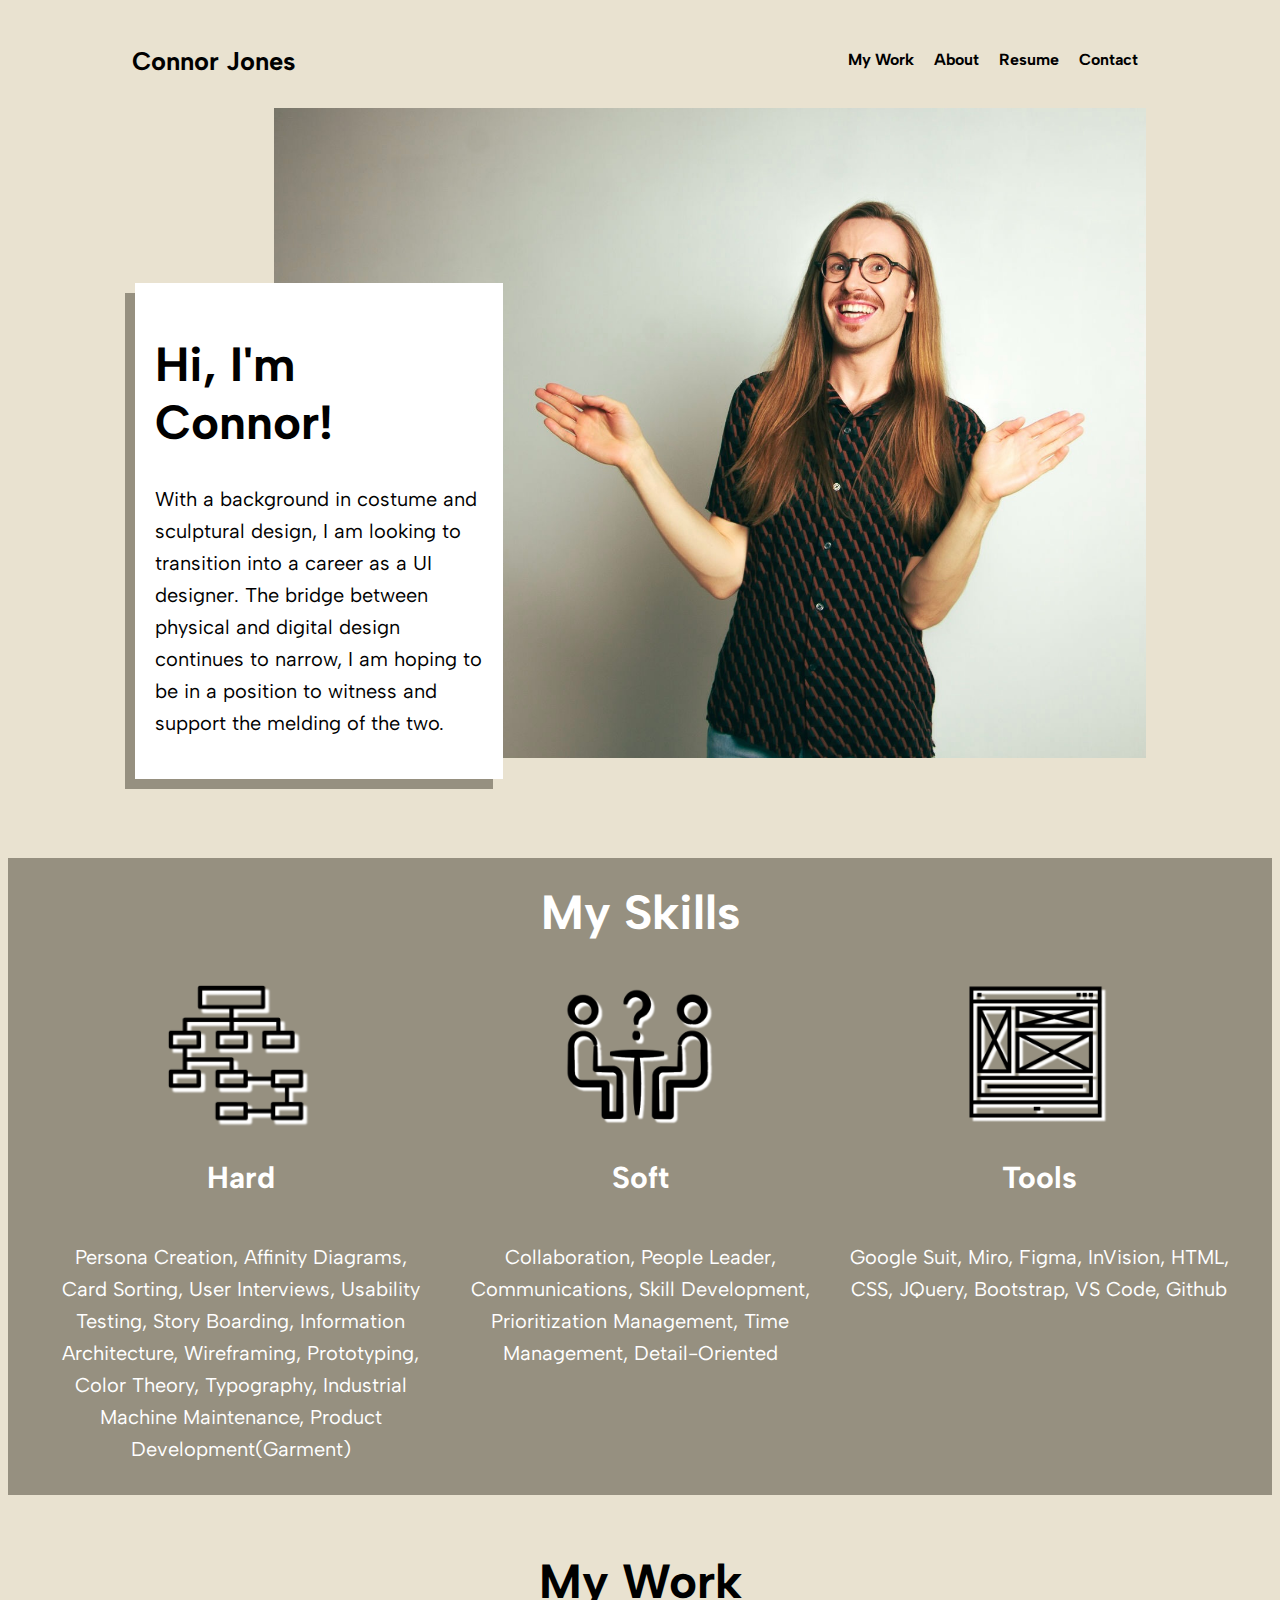
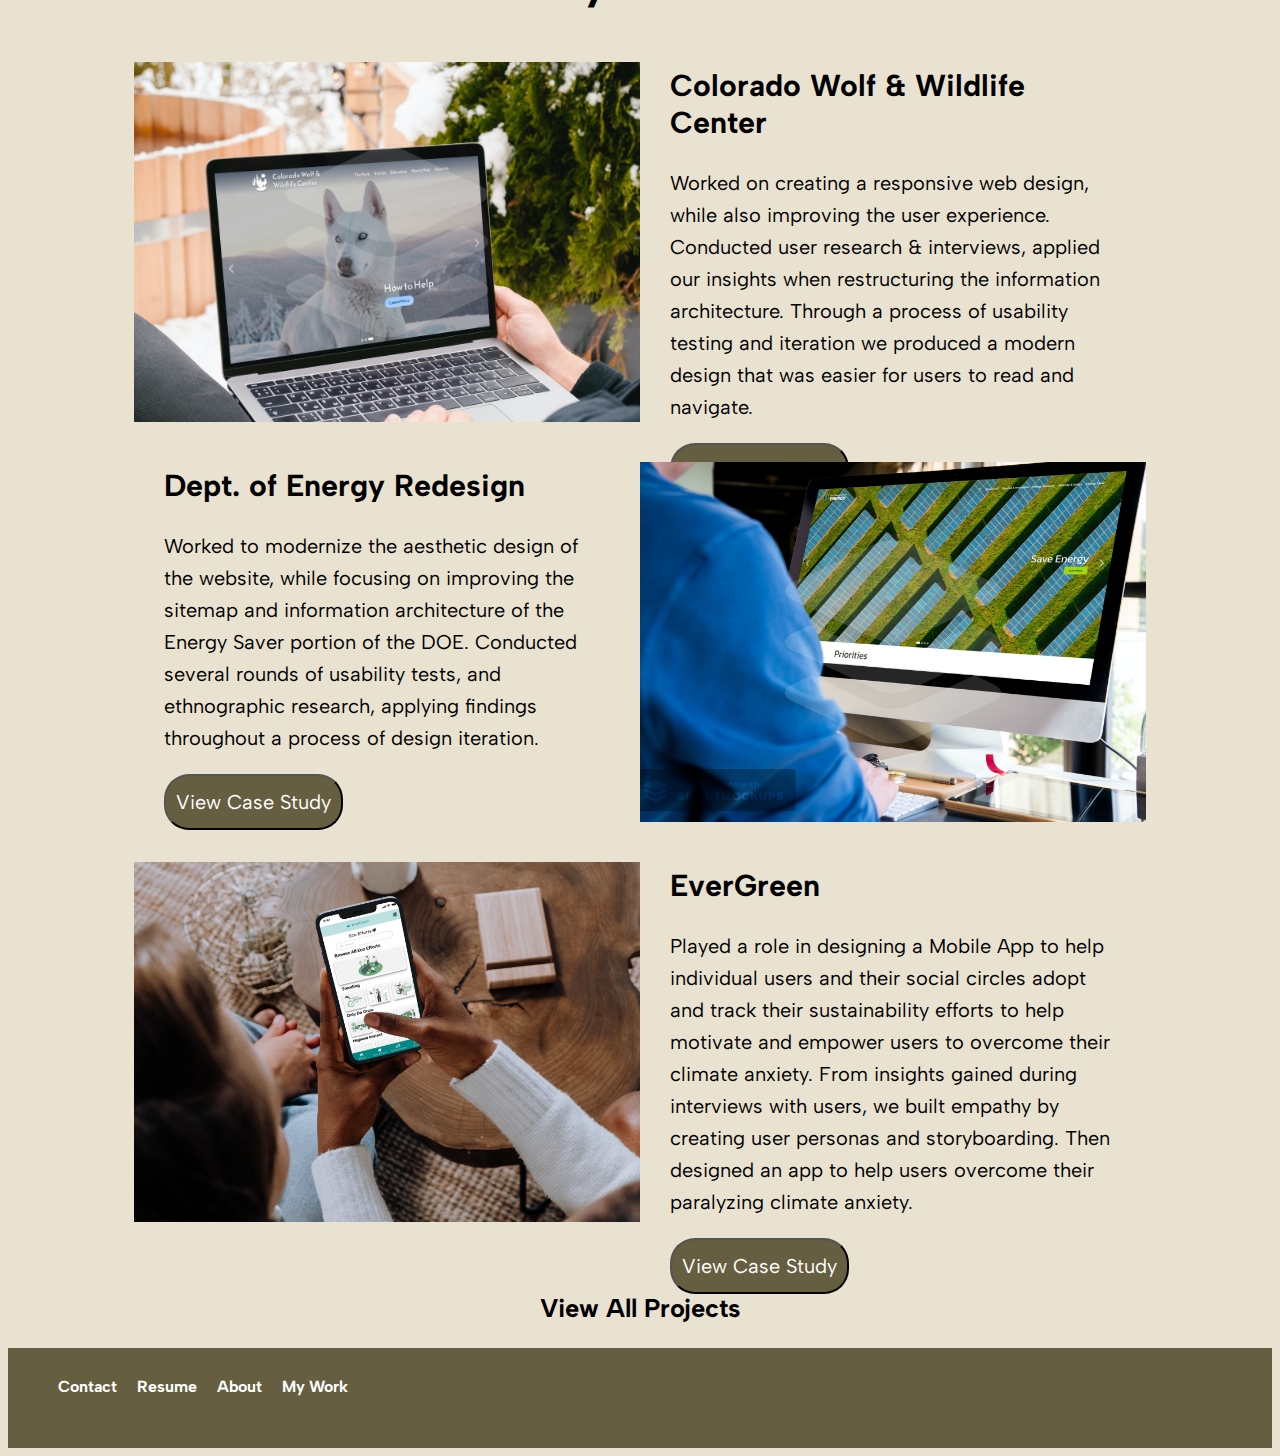
<file: index.html>
<!DOCTYPE html>
<html>
<head>

    <title>Connor Jones Portfolio</title>
    <!-- Google tag (gtag.js) -->
    <script async src="https://www.googletagmanager.com/gtag/js?id=G-L7NVPBSQMH"></script>
    <script>
        window.dataLayer = window.dataLayer || [];
        function gtag(){dataLayer.push(arguments);}
        gtag('js', new Date());

        gtag('config', 'G-L7NVPBSQMH');
    </script>
    <!-- Hotjar Tracking Code for https://connorjjones.github.io/UX_UI_HW_17/ -->
    <script>
        (function(h,o,t,j,a,r){
            h.hj=h.hj||function(){(h.hj.q=h.hj.q||[]).push(arguments)};
             h._hjSettings={hjid:3104429,hjsv:6};
            a=o.getElementsByTagName('head')[0];
            r=o.createElement('script');r.async=1;
            r.src=t+h._hjSettings.hjid+j+h._hjSettings.hjsv;
            a.appendChild(r);
        })(window,document,'https://static.hotjar.com/c/hotjar-','.js?sv=');
    </script>


    <link href="./CSS/style.css" rel="stylesheet" type="text/css">
    <link rel="preconnect" href="https://fonts.googleapis.com">
    <link rel="preconnect" href="https://fonts.gstatic.com" crossorigin>
    <link href="https://fonts.googleapis.com/css2?family=Albert+Sans:wght@400;500;600;700&display=swap" rel="stylesheet">
    <!-- JQuery link -->
    <script src="https://code.jquery.com/jquery-3.4.1.min.js"></script>



</head>
<body>
    <header class="navigation">
        <nav class="inline-block">
            <div class="logo inline-block">
                <!-- <img> -->
                <h3>Connor Jones</h3>
            </div>
            <ul class="nav inline-block">
                <li class="navItem inline-block">Contact</li>
                <li class="navItem inline-block">Resume</li>
                <li class="navItem inline-block">About</li>
                <li class="navItem inline-block" id="myWorkBtn">My Work</li>
            </ul>
            <div class="hamMenu">
                <img src="./Images/menu_24px.png">
            </div>
        </nav>
    </header>
    <section>
        <div class="hero">
            <div class="heroImg">
                <!-- <img src="/Images/indy-7.jpg"> -->
                <div class="content">
                    <h1>Hi, I'm Connor!</h1>
                    <p>With a background in costume and sculptural design, I am looking to transition into a career as a UI designer.  The bridge between physical and digital design continues to narrow, I am hoping to be in a position to witness and support the melding of the two.</p>
                    <!-- <button>Download Resume</button> -->
                </div>
            </div>
        </div>
    </section>
</br>
    <section class="mySkills">
        <h1 class="sectionHeader">My Skills</h1>
        <div class="flexContainer">
            <div class="flexChild">
                <div class="skillIcon" id="skillOne">
                    <!-- <img src="./Images/noun-information-architecture-1871614 1.png"> -->
                </div>
                <h2>Hard</h2>
                <p>Persona Creation,    Affinity Diagrams,    Card Sorting,    User Interviews,    Usability Testing,    Story Boarding,    Information Architecture,     Wireframing,    Prototyping,    Color Theory,    Typography,    Industrial Machine Maintenance,    Product Development(Garment)</p>
            </div>
            <div class="flexChild">
                <div class="skillIcon" id="skillTwo">
                    <!-- <img src="./Images/noun-interview-1603594 1.png"> -->
                </div>
                <h2>Soft</h2>
                <p>Collaboration,    People Leader,  Communications,    Skill Development,    Prioritization Management,    Time Management,    Detail-Oriented</p>
            </div>
            <div class="flexChild">
                <div class="skillIcon" id="skillThree">
                    <!-- <img src="./Images/noun-web-development-1353982 1.png"> -->
                </div>
                <h2>Tools</h2>
                <p>Google Suit,     Miro,    Figma,    InVision,    HTML,    CSS,    JQuery,    Bootstrap,   VS Code,   Github</p>
            </div>
        </div>
    </section>
    <!-- My Work Section Constructed using CSS Grid -->
    <section class="myWork" id="myWorkSection">
        <h1 class="sectionHeader">My Work</h1>
        <div class="workGrid">
            <div class="cwwcImg">
                <!-- <img src="/Images/CWWC_1.jpg"> -->
            </div>
            <div class="cardContent cwwcContent">
                <h2>Colorado Wolf & Wildlife Center</h2>
                <p>Worked on creating a responsive web design, while also improving the user experience. Conducted user research & interviews, applied our insights when  restructuring the information architecture.  Through a process of usability testing and iteration we produced a modern design that was easier for users to read and navigate.</p>
                <button><a href="https://connorjjones.github.io/UX_UI_HW_20/">View Case Study</a></button>
            </div>
            <div class="doeImg">
                <!-- <img src="/Images/DOE_1.jpg"> -->
            </div>
            <div class="cardContent doeContent">
                <h2>Dept. of Energy Redesign</h2>
                <p>Worked to modernize the aesthetic design of the website, while focusing on improving the sitemap and information architecture of the Energy Saver portion of the DOE.  Conducted several rounds of usability tests, and ethnographic research, applying findings throughout a process of design iteration.</p>
                <button>View Case Study</button>
            </div>
            <div class="evergreenImg">
                <!-- <img src="/Images/EverGreen_1.jpg"> -->
            </div>
            <div class="cardContent evergreenContent">
                <h2>EverGreen</h2>
                <p>Played a role in designing a Mobile App to help individual users and their social circles adopt and track their sustainability efforts to help motivate and empower users to overcome their climate anxiety.  From insights gained during interviews with users, we built empathy by creating user personas and storyboarding.  Then designed an app to help users overcome their paralyzing climate anxiety. </p>
                <button>View Case Study</button>
            </div>
        </div>
        <h3 class="sectionHeader">View All Projects</h3>
    </section>
    <footer class="siteFooter">
        <div class="footerContent">
            <ul class="footerNav">
                <li class="navItem inline-block">My Work</li>
                <li class="navItem inline-block">About</li>
                <li class="navItem inline-block">Resume</li>
                <li class="navItem inline-block">Contact</li>
            </ul>
        </div>
    </footer>
</body>
<script src="JS/index.js"></script>
</html>
</file>
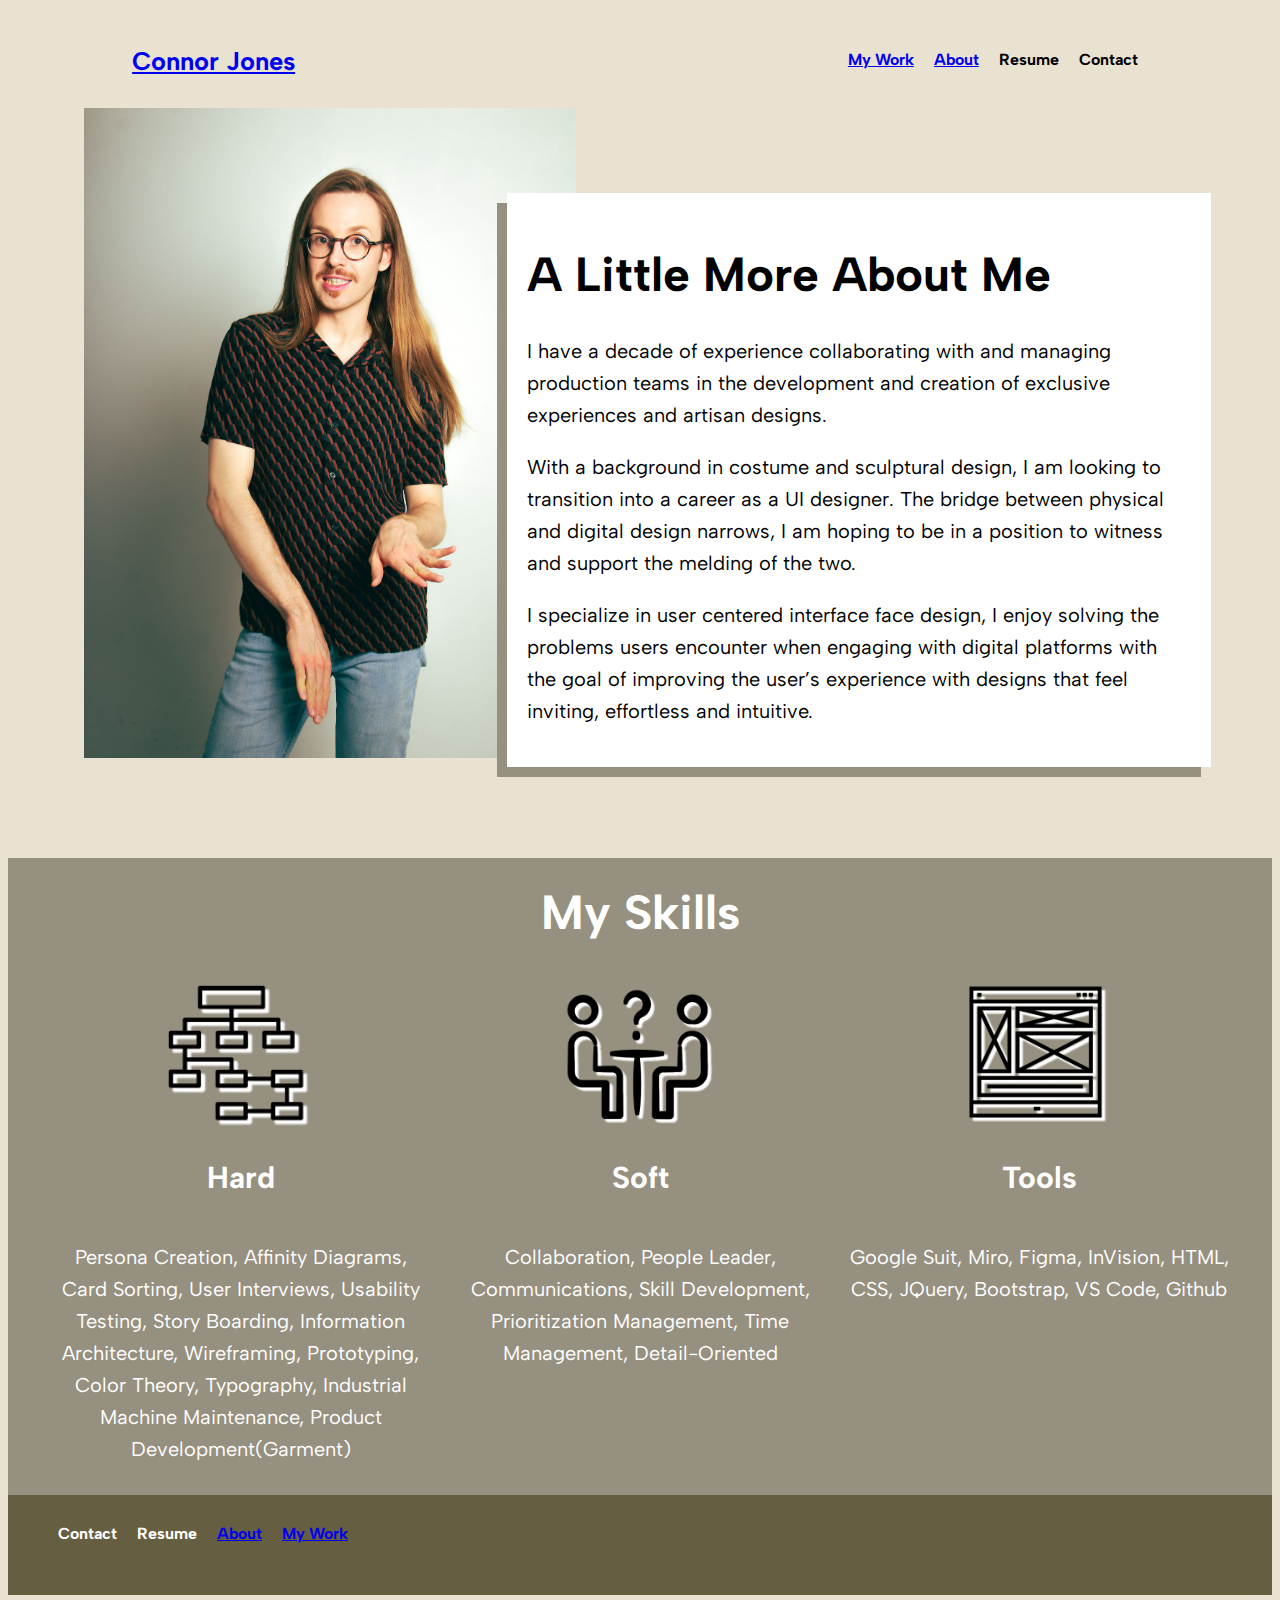
<file: about.html>
<!DOCTYPE html>
<html>
<head>

    <title>Connor Jones Portfolio</title>
    <!-- Google tag (gtag.js) -->
    <script async src="https://www.googletagmanager.com/gtag/js?id=G-L7NVPBSQMH"></script>
    <script>
        window.dataLayer = window.dataLayer || [];
        function gtag(){dataLayer.push(arguments);}
        gtag('js', new Date());

        gtag('config', 'G-L7NVPBSQMH');
    </script>
    <!-- Hotjar Tracking Code for https://connorjjones.github.io/UX_UI_HW_17/ -->
    <script>
        (function(h,o,t,j,a,r){
            h.hj=h.hj||function(){(h.hj.q=h.hj.q||[]).push(arguments)};
             h._hjSettings={hjid:3104429,hjsv:6};
            a=o.getElementsByTagName('head')[0];
            r=o.createElement('script');r.async=1;
            r.src=t+h._hjSettings.hjid+j+h._hjSettings.hjsv;
            a.appendChild(r);
        })(window,document,'https://static.hotjar.com/c/hotjar-','.js?sv=');
    </script>


    <link href="./CSS/style.css" rel="stylesheet" type="text/css">
    <link rel="preconnect" href="https://fonts.googleapis.com">
    <link rel="preconnect" href="https://fonts.gstatic.com" crossorigin>
    <link href="https://fonts.googleapis.com/css2?family=Albert+Sans:wght@400;500;600;700&display=swap" rel="stylesheet">
    <!-- JQuery link -->
    <script src="https://code.jquery.com/jquery-3.4.1.min.js"></script>



</head>
<body>
    <header class="navigation">
        <nav class="inline-block">
            <div class="logo inline-block">
                <!-- <img> -->
                <h3><a href="index.html">Connor Jones</a></h3>
            </div>
            <ul class="nav inline-block">
                <li class="navItem inline-block">Contact</li>
                <li class="navItem inline-block">Resume</li>
                <li class="navItem inline-block"><a href="about.html">About</a></li>
                <li class="navItem inline-block" id="myWorkBtn"><a href="index.html">My Work</a></li>
            </ul>
            <div class="hamMenu">
                <img src="./Images/menu_24px.png">
            </div>
        </nav>
    </header>
    <section>
        <div class="aboutMeHero">
            <div class="aboutMeImg">
                <!-- <img src="/Images/indy-7.jpg"> -->
                <div class="aboutMeContent">
                    <h1>A Little More About Me</h1>
                    <p>I have a decade of experience collaborating with and managing production teams in the development and creation of exclusive experiences and artisan designs. 
                    </p>
                    <p>With a background in costume and sculptural design, I am looking to transition into a career as a UI designer. The bridge between physical and digital design narrows, I am hoping to be in a position to witness and support the melding of the two.
                    </p> 
                    <p>I specialize in user centered interface face design, I enjoy solving the problems users encounter when engaging with digital platforms with the goal of improving the user’s experience with designs that feel inviting, effortless and intuitive.</p>
                    <!-- <button>Download Resume</button> -->
                </div>
    
            </div>

        </div>
    </section>
</br>
    <section class="mySkills">
        <h1 class="sectionHeader">My Skills</h1>
        <div class="flexContainer">
            <div class="flexChild">
                <div class="skillIcon" id="skillOne">
                    <!-- <img src="./Images/noun-information-architecture-1871614 1.png"> -->
                </div>
                <h2>Hard</h2>
                <p>Persona Creation,    Affinity Diagrams,    Card Sorting,    User Interviews,    Usability Testing,    Story Boarding,    Information Architecture,     Wireframing,    Prototyping,    Color Theory,    Typography,    Industrial Machine Maintenance,    Product Development(Garment)</p>
            </div>
            <div class="flexChild">
                <div class="skillIcon" id="skillTwo">
                    <!-- <img src="./Images/noun-interview-1603594 1.png"> -->
                </div>
                <h2>Soft</h2>
                <p>Collaboration,    People Leader,  Communications,    Skill Development,    Prioritization Management,    Time Management,    Detail-Oriented</p>
            </div>
            <div class="flexChild">
                <div class="skillIcon" id="skillThree">
                    <!-- <img src="./Images/noun-web-development-1353982 1.png"> -->
                </div>
                <h2>Tools</h2>
                <p>Google Suit,     Miro,    Figma,    InVision,    HTML,    CSS,    JQuery,    Bootstrap,   VS Code,   Github</p>
            </div>
        </div>
    </section>
    <footer class="siteFooter">
        <div class="footerContent">
            <ul class="footerNav">
                <li class="navItem inline-block"><a href="index.html">My Work</a></li>
                <li class="navItem inline-block"><a href="about.html">About</a></li>
                <li class="navItem inline-block">Resume</li>
                <li class="navItem inline-block">Contact</li>
            </ul>
        </div>
    </footer>
</body>
<script src="JS/index.js"></script>
</html>
</file>
<file: CSS/style.css>
html{
    scroll-behavior: smooth;
}
h1, h2, h3, h4, h5, h6, li, p, button {
    font-family: 'Albert Sans', sans-serif;
}
h1{
    font-size: 3em;
}
h2{
    font-size: 1.9em;
}
h3{
    font-size: 1.6em;
}
button, p, li{
    font-size: 1.25em;
    line-height: 1.6;
}
body{
    background-color: #E9E2D0;
}
.inline-block{
    display: inline-block;
    vertical-align: top;
}
.logo{
    text-align: center;
    /* outline: 1px solid red; */
    margin-left: 9%;
}
.navigation{
    height: 100px;
}
nav{
    width: 98%;
    padding: 1%;
    /* outline: 1px solid red; */
}
.nav{
    width: 50%;
    justify-content: center;
    margin-right: 9%;
    float: right !important;
    /* outline: 1px solid red; */
}
.navItem{
    padding: 10px;
    text-align: center;
    float: right;
    font-weight: bold;
    font-size: 1em;
}
.navItem:hover{
    cursor: pointer !important;
    /* text-decoration: underline !important; */
    border-bottom: 3px solid white;
}
.hamMenu{
    display: none;
}
/* Homepage Hero */
.hero{
    width: 100%;
    height: 700px;
}
.heroImg{
    background-image: url("../Images/indy-7.jpg") !important;
    background-repeat: no-repeat;
    background-size: cover;
    background-position: center;
    height: 600px;
    width: 65%;
    margin-right: 10%;
    float: right;
    margin-bottom: 56px;
    padding: 25px;
}
.content{
    background-color: white;
    padding: 20px;
    width: 40%;
    position: relative;
    left: -20%;
    top: 25%;
    justify-content: center;
    box-shadow: -10px 10px #969080;
}
/* About Me Hero */
.aboutMeHero{
    width: 100%;
    height: 700px;
}
.aboutMeImg{
    background-image: url("../Images/indy-34.jpg") !important;
    background-repeat: no-repeat;
    background-size: cover;
    background-position: center;
    height: 600px;
    width: 35%;
    margin-left: 6%;
    float: left;
    margin-bottom: 56px;
    padding: 25px;
}
.aboutMeContent{
    background-color: white;
    padding: 20px;
    width: 150%;
    position: relative;
    left: 90%;
    top: 10%;
    justify-content: center;
    box-shadow: -10px 10px #969080;
}
.mySkills{
    background-color: #969080;
    color: white;
}
.sectionHeader{
    text-align: center;
    padding-top: 25px;
}
.flexContainer{
    display: flex;
    flex-direction: row;
    justify-content: center;
}
.flexChild{
    display: flex;
    width: 30%;
    padding: 10px;
    flex-direction: column;
    align-items: center;
    text-align: center;
}
.skillIcon{
    height: 150px;
    width: 150px;
}
#skillOne{
    background-image: url(../Images/informationArch_Icon_WhiteBackdrop.png);
    background-repeat: no-repeat;
    background-size: cover;
    background-position: center;
}
#skillTwo{
    background-image: url(../Images/interview_icon_whitebackdrop.png);
    background-repeat: no-repeat;
    background-size: cover;
    background-position: center;
}
#skillThree{
    background-image: url(../Images/webDevelopment_Icon_WhiteBackdrop.png);
    background-repeat: no-repeat;
    background-size: cover;
    background-position: center;
}
.workGrid{
    margin-left: 10%;
    margin-right: 10%;
    display: grid;
    grid-template-columns: 50% 50%;
    grid-template-rows: 400px 400px 400px;
    grid-template-areas: 
        "cwwcImg cwwcContent"
        "doeContent doeImg"
        "evergreenImg evergreenContent"
        ;
}
.cwwcImg{
    grid-area: cwwcImg;
    background-image: url(../Images/CWWC_1.jpg);
    background-size: cover;
    background-repeat: no-repeat;
    background-position: center;
    margin-top: 20px;
    margin-bottom: 20px;
}
.cwwcContent{
    grid-area: cwwcContent;
}
.doeImg{
    grid-area: doeImg;
    background-image: url(../Images/DOE_1.jpg);
    background-size: cover;
    background-repeat: no-repeat;
    background-position: center;
    margin-top: 20px;
    margin-bottom: 20px;
}
.doeContent{
    grid-area: doeContent;
}
.evergreenImg{
    grid-area: evergreenImg;
    background-image: url(../Images/EverGreen_1.jpg);
    background-size: cover;
    background-repeat: no-repeat;
    background-position: center;
    margin-top: 20px;
    margin-bottom: 20px;
    /* outline: 1px solid red; */
}
.evergreenContent{
    grid-area: evergreenContent;
}
.cardContent{
    padding: 0px 30px 30px 30px;
}
button{
    border-radius: 25px;
    padding: 10px;
    color: white;
    background-color: #665E40;
}
.siteFooter{
    background-color: #665E40;
    height: 100px;
}
.footerNav{
    float: left;
    color: white;
}
@media only screen and (max-width: 700px){
    h1{
        font-size: 2.5em;
    }
    h2{
        font-size: 1.5em;
    }
    h3{
        font-size: 1.25em;
    }
    button, p, li{
        font-size: 1em;
    }
    .hero{
        height: 740px;
    }
    .heroImg{
        width: 100%;
        margin-right: 0;
        float: none;
        margin-bottom: 200px;
        padding: 0;
    }
    .nav{
        display: none;
    }
    .hamMenu{
        display: block;
        padding: 15px;
        float: right;
    }
    .content{
        background-color: white;
        padding: 10px;
        width: 80%;
        position: relative;
        left: 8%;
        top: 70%;
        justify-content: center;
    }
    .flexContainer{
        flex-direction: column;
    }
    .flexChild{
        width: 100%;
    }
    .workGrid{
        margin-left: 10px;
        margin-right: 10px;
        display: grid;
        grid-template-columns: 1fr;
        grid-template-rows: 400px 1fr 400px 1fr 400px 1fr;
        grid-template-areas: 
            "cwwcImg"
            "cwwcContent"
            "doeImg"
            "doeContent"
            "evergreenImg"
            "evergreenContent"
            ;
    }
}
</file>
